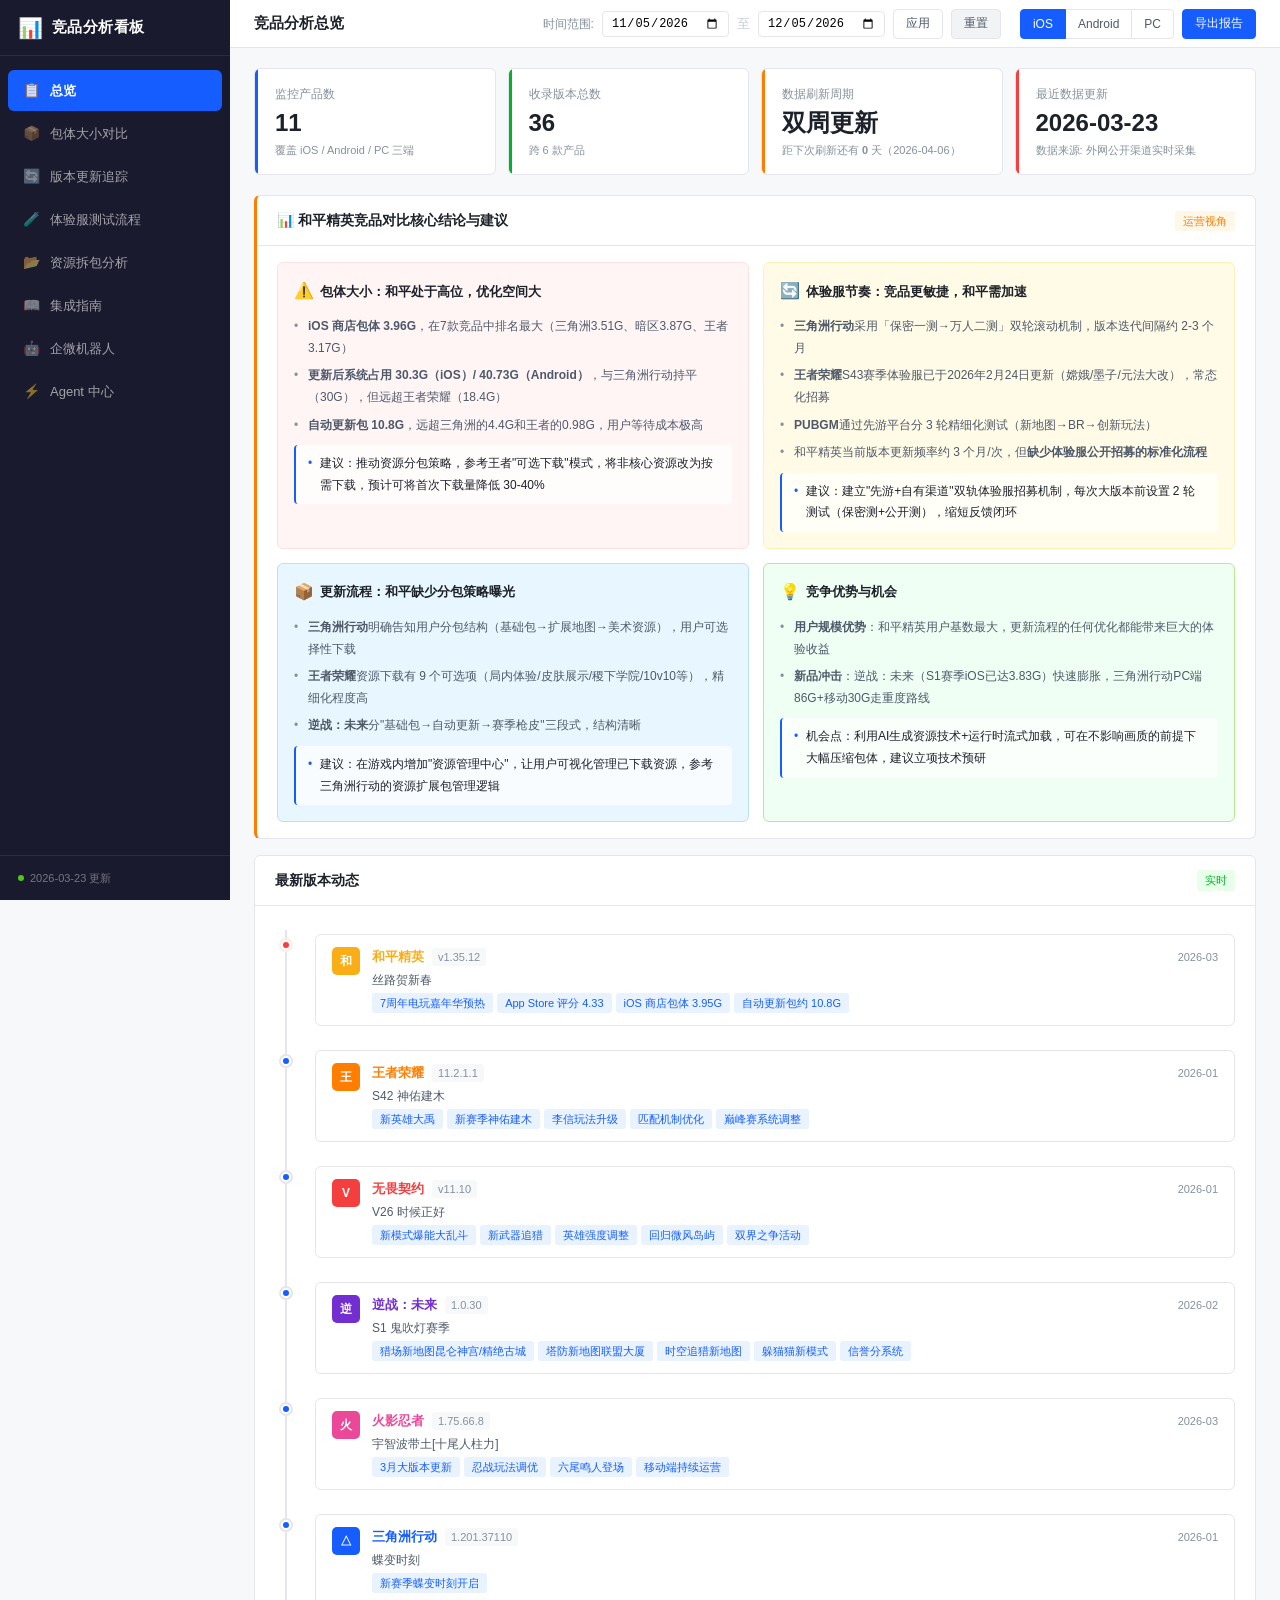
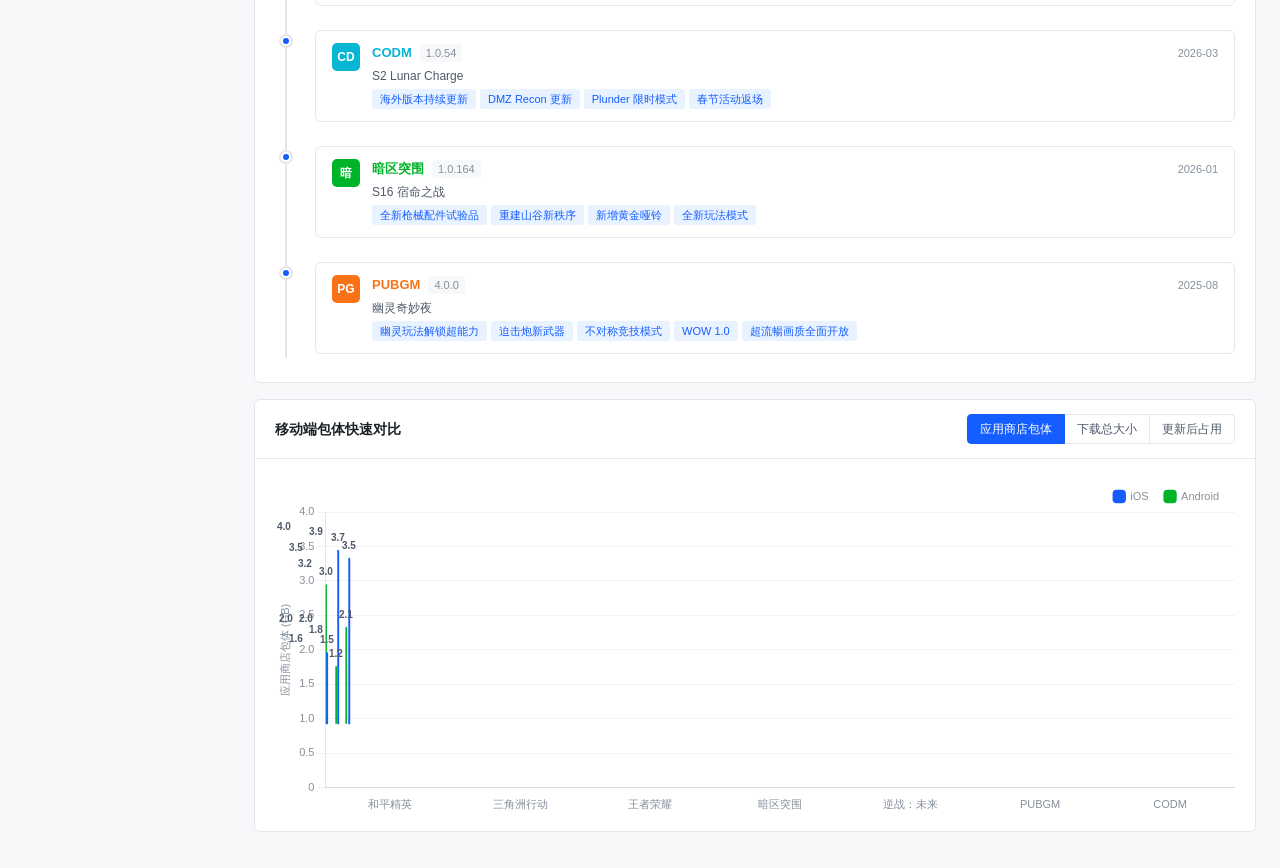
<file: index.html>
﻿<!DOCTYPE html>
<html lang="zh-CN">
<head>
  <meta charset="UTF-8">
  <meta name="viewport" content="width=device-width, initial-scale=1.0">
  <title>竞品分析 Dashboard - 腾讯内网</title>
  <link rel="stylesheet" href="css/style.css">
  <script src="js/chart.umd.min.js"></script>
  <script src="js/chartjs-plugin-datalabels.min.js"></script>
</head>
<body>

<!-- iOA 验证已禁用 - 直接访问模式 -->
<div class="ioa-login-overlay" id="ioaLoginOverlay" style="display:none"></div>

<script>
// iOA 验证已禁用，直接显示看板
(function() {
  document.getElementById('ioaLoginOverlay').style.display = 'none';
  window.handleIOALogout = function() { location.reload(); };
})();
</script>

<aside class="sidebar">
  <div class="sidebar-header"><span class="header-icon">📊</span>竞品分析看板</div>
  <nav class="sidebar-nav" id="sidebarNav">
    <a class="nav-item active" data-section="overview">
      <span class="nav-icon">📋</span>总览
    </a>
    <a class="nav-item" data-section="package-size">
      <span class="nav-icon">📦</span>包体大小对比
    </a>
    <a class="nav-item" data-section="version-updates">
      <span class="nav-icon">🔄</span>版本更新追踪
    </a>
    <a class="nav-item" data-section="test-process">
      <span class="nav-icon">🧪</span>体验服测试流程
    </a>
    <a class="nav-item" data-section="resource-breakdown">
      <span class="nav-icon">📂</span>资源拆包分析
    </a>

    <a class="nav-item" data-section="guide">
      <span class="nav-icon">📖</span>集成指南
    </a>
    <a class="nav-item" data-section="wecom-bot">
      <span class="nav-icon">🤖</span>企微机器人
    </a>
    <a class="nav-item" data-section="agent-panel">
      <span class="nav-icon">⚡</span>Agent 中心
    </a>
  </nav>
  <div class="sidebar-footer"><span class="dot-live"></span><span id="updateTime">数据加载中</span></div>
</aside>

<div class="main">
  <div class="topbar">
    <div class="topbar-title" id="pageTitle">竞品分析总览</div>
    <div class="topbar-actions">
      <div class="date-filter" id="dateFilter" style="display:flex;align-items:center;gap:8px;margin-right:12px">
        <label style="font-size:12px;color:#86909c">时间范围:</label>
        <input type="date" id="dateStart" style="padding:4px 8px;border:1px solid #e5e6eb;border-radius:4px;font-size:12px">
        <span style="color:#c9cdd4">至</span>
        <input type="date" id="dateEnd" style="padding:4px 8px;border:1px solid #e5e6eb;border-radius:4px;font-size:12px">
        <button class="btn btn-sm" id="btnApplyDate" style="padding:4px 12px;font-size:12px">应用</button>
        <button class="btn btn-sm" id="btnResetDate" style="padding:4px 12px;font-size:12px;background:#f2f3f5;color:#4e5969">重置</button>
      </div>
      <div class="btn-group" id="platformSwitch">
        <button class="btn active" data-p="iOS">iOS</button>
        <button class="btn" data-p="Android">Android</button>
        <button class="btn" data-p="PC">PC</button>
      </div>
      <button class="btn btn-primary" id="btnExport">导出报告</button>
    </div>
  </div>

  <!-- 总览 -->
  <div class="section active" id="sec-overview">
    <div class="stats" id="overviewStats"></div>
    <div class="card card-highlight">
      <div class="card-hd"><h3>📊 和平精英竞品对比核心结论与建议</h3><span class="tag tag-orange">运营视角</span></div>
      <div class="card-bd" id="analysisConclusion"></div>
    </div>
    <div class="card">
      <div class="card-hd"><h3>最新版本动态</h3><span class="tag tag-green">实时</span></div>
      <div class="card-bd" id="timeline"></div>
    </div>
    <div class="card">
      <div class="card-hd">
        <h3>移动端包体快速对比</h3>
        <div class="btn-group" id="overviewChartSwitch">
          <button class="btn active" data-t="appStore">应用商店包体</button>
          <button class="btn" data-t="totalDownload">下载总大小</button>
          <button class="btn" data-t="afterUpdate">更新后占用</button>
        </div>
      </div>
      <div class="card-bd"><div class="chart-box" id="chartOverviewWrap"><canvas id="chartOverview"></canvas></div></div>
    </div>
  </div>

  <!-- 包体大小 -->
  <div class="section" id="sec-package-size">
    <div class="card">
      <div class="card-hd"><h3 id="mobileSizeTitle">iOS 端包体大小对比 (GB)</h3></div>
      <div class="card-bd"><div class="chart-box chart-box-lg"><canvas id="chartMobile"></canvas></div></div>
    </div>
    <div class="card">
      <div class="card-hd"><h3>PC 端包体大小对比 (GB)</h3></div>
      <div class="card-bd"><div class="chart-box"><canvas id="chartPC"></canvas></div></div>
    </div>
    <div class="card">
      <div class="card-hd"><h3>包体详细数据表</h3></div>
      <div class="card-bd no-pad">
        <div style="overflow-x:auto">
          <table class="tbl">
            <thead><tr><th>产品</th><th>版本</th><th>版本名</th><th>平台</th><th>应用商店包体</th><th>自动更新包体</th><th>下载总大小</th><th>系统显示占用</th><th>更新后占用</th></tr></thead>
            <tbody id="pkgTableBody"></tbody>
          </table>
        </div>
      </div>
    </div>
  </div>

  <!-- 版本更新 -->
  <div class="section" id="sec-version-updates">
    <div class="card">
      <div class="card-hd"><h3>版本发布甘特图</h3><span class="tag tag-blue">全产品对比</span></div>
      <div class="card-bd" id="verGanttWrap"></div>
    </div>
    <div class="card">
      <div class="card-hd"><h3>各产品版本更新频率</h3></div>
      <div class="card-bd"><div class="chart-box"><canvas id="chartVerFreq"></canvas></div></div>
    </div>
    <div class="tabs" id="verTabs"></div>
    <div class="card">
      <div class="card-hd"><h3>版本更新详情</h3></div>
      <div class="card-bd" id="verList"></div>
    </div>
  </div>

  <!-- 体验服测试 -->
  <div class="section" id="sec-test-process">
    <div class="card">
      <div class="card-hd"><h3>各产品体验服/测试安排</h3><span class="tag tag-green">2026年最新</span></div>
      <div class="card-bd"><div class="grid-2" id="testGrid"></div></div>
    </div>
    <div class="card">
      <div class="card-hd"><h3>更新流程对比</h3></div>
      <div class="card-bd"><div class="grid-2" id="flowGrid"></div></div>
    </div>
    <div class="source-footer" id="testSourceFooter"></div>
  </div>

  <!-- 资源拆包 -->
  <div class="section" id="sec-resource-breakdown">
    <div class="tabs" id="resTabs"></div>
    <div class="card-row">
      <div class="card">
        <div class="card-hd"><h3>资源构成占比</h3></div>
        <div class="card-bd"><div class="chart-box"><canvas id="chartPie"></canvas></div></div>
      </div>
      <div class="card">
        <div class="card-hd"><h3>资源大小详情</h3></div>
        <div class="card-bd"><div class="chart-box"><canvas id="chartResBar"></canvas></div></div>
      </div>
    </div>
    <div class="card">
      <div class="card-hd"><h3>资源拆包数据表</h3></div>
      <div class="card-bd no-pad">
        <div style="overflow-x:auto">
          <table class="tbl">
            <thead><tr><th>产品/平台</th><th>资源类型</th><th>大小 (GB)</th><th>占比</th></tr></thead>
            <tbody id="resTableBody"></tbody>
          </table>
        </div>
      </div>
    </div>
    <div class="source-footer">
      <strong>数据来源：</strong>资源拆包数据通过各应用商店下载后在设备端实际测量获取（iOS使用ASTC纹理格式，Android使用ETC2格式，因此同产品不同平台的资源大小存在差异）。
      数据刷新周期：双周更新。如需紧急更新，请联系看板管理员。
    </div>
  </div>


  <div class="section" id="sec-guide">
    <div class="card"><div class="card-hd"><h3>集成指南</h3></div>
      <div class="card-bd" id="guideContent"></div>
    </div>
  </div>

  <!-- 企业微信机器人配置 -->
  <div class="section" id="sec-wecom-bot">
    <div class="card">
      <div class="card-hd"><h3>🤖 企业微信群机器人配置</h3><span class="tag tag-blue">Webhook 推送</span></div>
      <div class="card-bd" id="wecomConfigPanel"></div>
    </div>
    <div class="card">
      <div class="card-hd"><h3>📊 报告预览与手动推送</h3><span class="tag tag-green">即时操作</span></div>
      <div class="card-bd" id="wecomReportPanel"></div>
    </div>
    <div class="card">
      <div class="card-hd"><h3>📋 推送记录</h3></div>
      <div class="card-bd" id="wecomPushLog"></div>
    </div>
  </div>

  <!-- Agent 控制中心 -->
  <div class="section" id="sec-agent-panel">
    <div class="stats" id="agentStats"></div>
    <div class="card">
      <div class="card-hd"><h3>⚡ Agentic Engine 控制台</h3><span class="tag tag-purple">Autopilot</span></div>
      <div class="card-bd" id="agentControlPanel"></div>
    </div>
    <div class="card">
      <div class="card-hd"><h3>🔔 竞品变更预警</h3><span class="tag tag-red" id="agentAlertCount">0条</span></div>
      <div class="card-bd" id="agentAlertPanel"></div>
    </div>
    <div class="card-row">
      <div class="card">
        <div class="card-hd"><h3>📡 采集数据概览</h3><span class="tag tag-blue">App Store + 社区</span></div>
        <div class="card-bd" id="agentCrawlPanel"></div>
      </div>
      <div class="card">
        <div class="card-hd"><h3>🧠 情感分析 & 差异对比</h3><span class="tag tag-green">自动分析</span></div>
        <div class="card-bd" id="agentAnalysisPanel"></div>
      </div>
    </div>
    <div class="card">
      <div class="card-hd"><h3>📋 执行日志</h3></div>
      <div class="card-bd" id="agentLogPanel"></div>
    </div>
  </div>
</div>

<script src="js/data.js?v=20260427fix1"></script>
<script src="js/app.js?v=20260427fix1"></script>
</body>
</html>
</file>
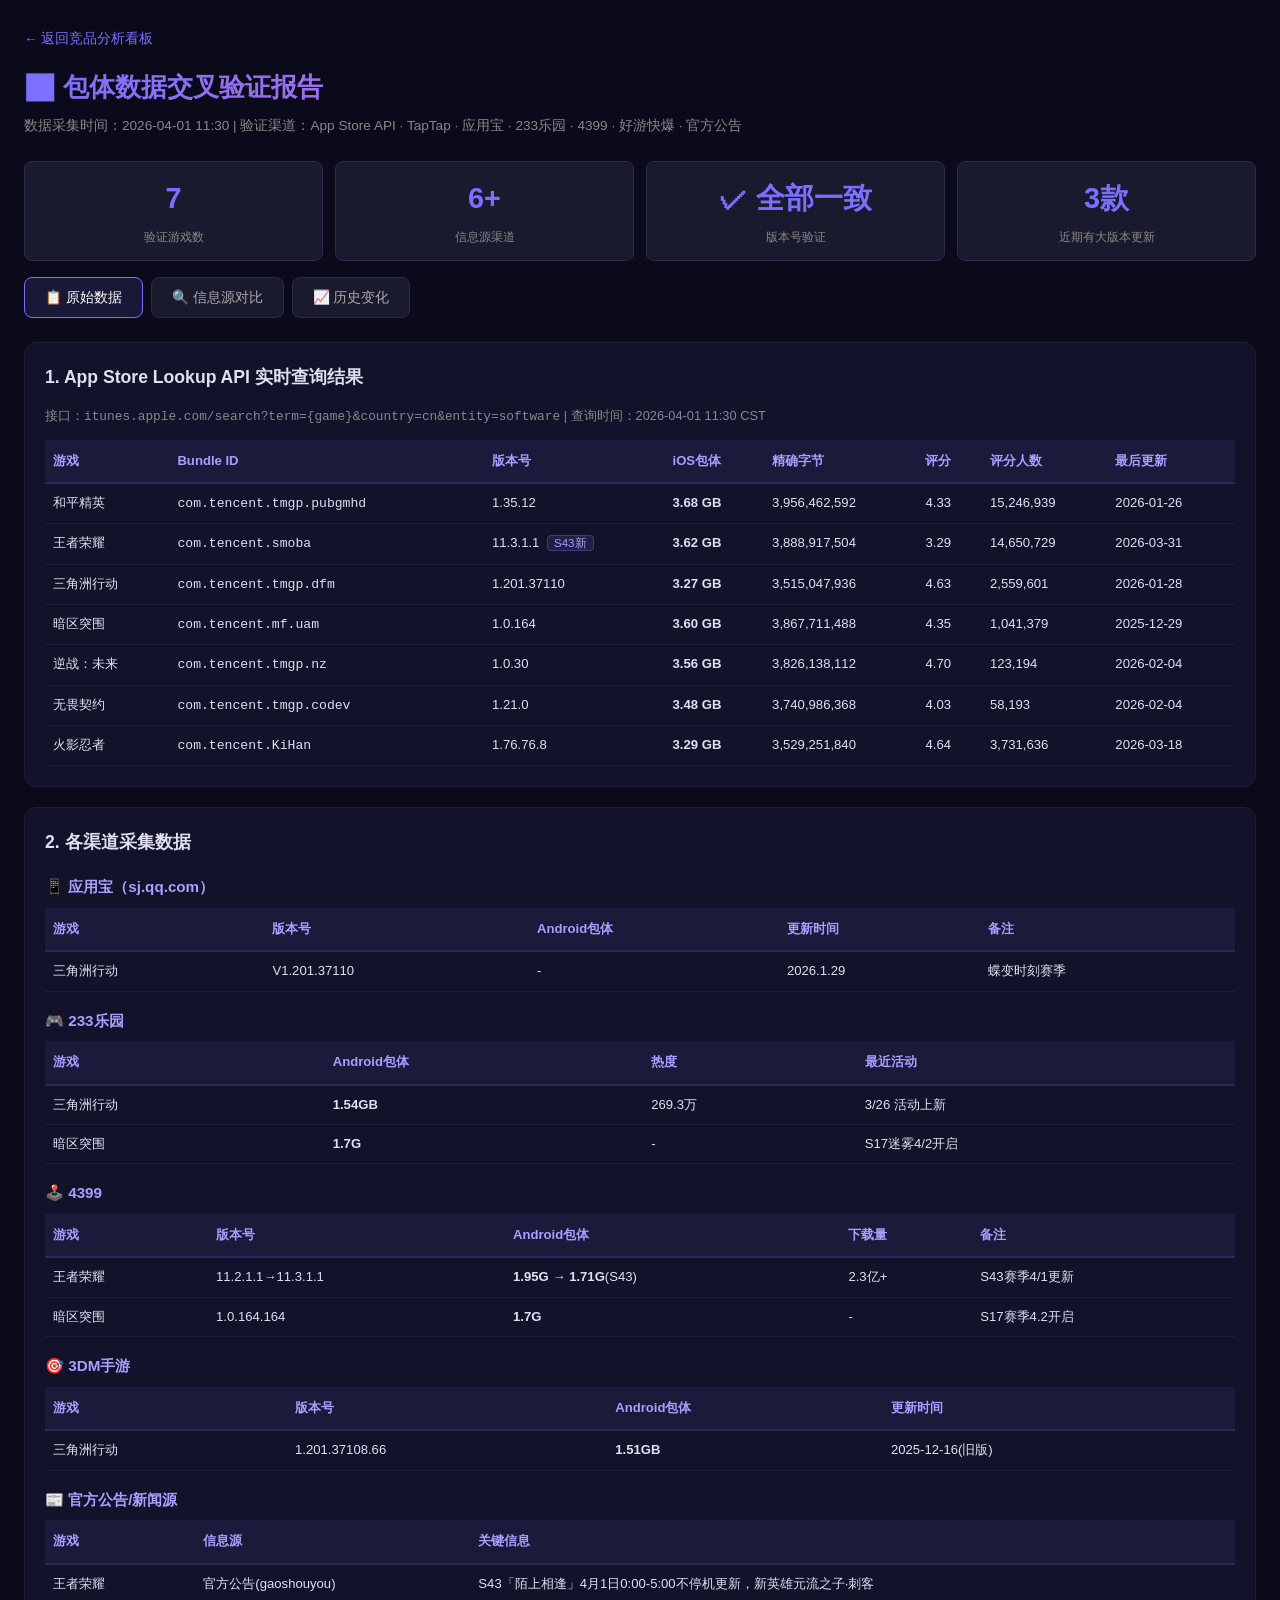
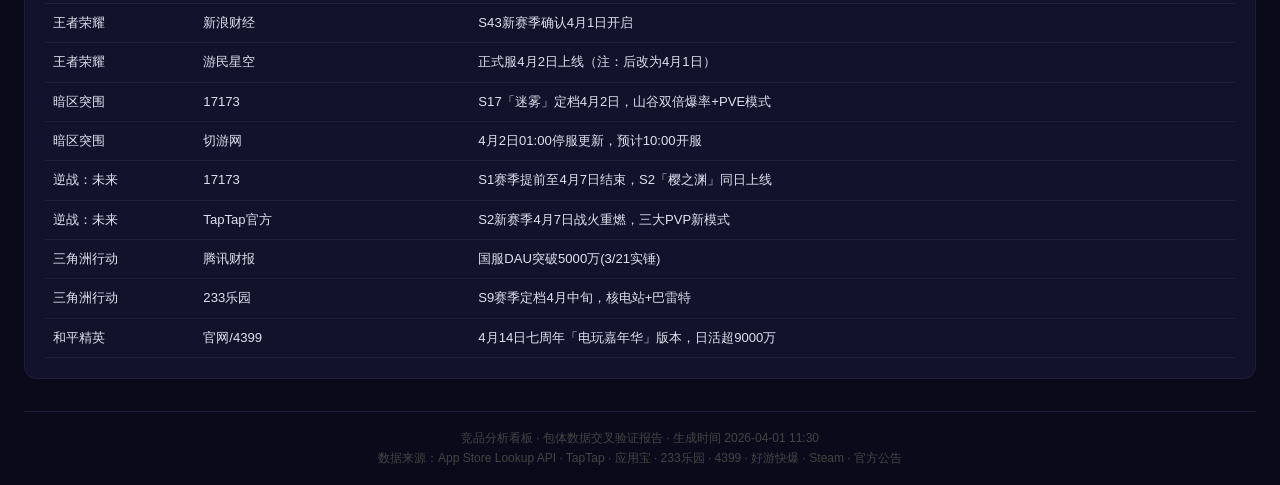
<file: data-verify.html>
<!DOCTYPE html>
<html lang="zh-CN">
<head>
<meta charset="UTF-8">
<meta name="viewport" content="width=device-width,initial-scale=1">
<title>包体数据交叉验证报告 - 竞品分析看板</title>
<style>
*{box-sizing:border-box;margin:0;padding:0}
body{font-family:'PingFang SC','Microsoft YaHei',sans-serif;background:#0a0a1a;color:#e0e0f0;padding:24px;line-height:1.7}
h1{font-size:1.6rem;font-weight:700;background:linear-gradient(90deg,#7c6fff,#ff6fb0);-webkit-background-clip:text;-webkit-text-fill-color:transparent;margin-bottom:4px}
.sub{color:#888;font-size:.85rem;margin-bottom:24px}
.back-link{display:inline-block;color:#7c6fff;text-decoration:none;margin-bottom:16px;font-size:.85rem}
.back-link:hover{text-decoration:underline}

/* Tabs */
.tabs{display:flex;gap:8px;margin-bottom:24px;flex-wrap:wrap}
.tab{padding:8px 20px;border-radius:8px;border:1px solid #2a2a4a;background:#1a1a2e;color:#aaa;cursor:pointer;font-size:.85rem;transition:.2s}
.tab.active{background:#7c6fff22;border-color:#7c6fff;color:#fff}
.tab:hover{border-color:#7c6fff55}
.tab-content{display:none}
.tab-content.active{display:block}

/* Cards */
.section{background:#12122a;border:1px solid #1e1e3a;border-radius:12px;padding:20px;margin-bottom:20px}
.section h2{font-size:1.1rem;margin-bottom:12px;color:#e0e0f0}
.section h3{font-size:.95rem;margin:16px 0 8px;color:#a89fff}

/* Table */
table{width:100%;border-collapse:collapse;font-size:.82rem}
th{background:#1a1a3a;color:#a89fff;padding:10px 8px;text-align:left;border-bottom:2px solid #2a2a5a;white-space:nowrap}
td{padding:8px;border-bottom:1px solid #1e1e3a;vertical-align:top}
tr:hover td{background:#1a1a3a44}
.match{color:#52c41a}
.mismatch{color:#ff4d4f}
.warn{color:#faad14}
.info{color:#1890ff}
.new-tag{background:#7c6fff22;color:#a89fff;border:1px solid #7c6fff55;border-radius:4px;padding:1px 6px;font-size:.72rem;margin-left:4px}

/* Source badges */
.source-badge{display:inline-block;padding:2px 8px;border-radius:12px;font-size:.72rem;margin:2px}
.source-appstore{background:#0071e322;color:#0071e3;border:1px solid #0071e355}
.source-taptap{background:#00c85322;color:#00c853;border:1px solid #00c85355}
.source-233{background:#ff980022;color:#ff9800;border:1px solid #ff980055}
.source-4399{background:#e91e6322;color:#e91e63;border:1px solid #e91e6355}
.source-official{background:#9c27b022;color:#ce93d8;border:1px solid #9c27b055}
.source-steam{background:#1b2838;color:#66c0f4;border:1px solid #66c0f455}
.source-appbao{background:#2196f322;color:#2196f3;border:1px solid #2196f355}

/* Summary */
.summary-grid{display:grid;grid-template-columns:repeat(auto-fit,minmax(200px,1fr));gap:12px;margin-bottom:16px}
.summary-card{background:#1a1a2e;border:1px solid #2a2a4a;border-radius:8px;padding:12px;text-align:center}
.summary-card .num{font-size:1.8rem;font-weight:700;color:#7c6fff}
.summary-card .label{font-size:.78rem;color:#888;margin-top:4px}

.timestamp{color:#666;font-size:.75rem;text-align:right;margin-top:16px}
.legend{display:flex;gap:16px;flex-wrap:wrap;margin:12px 0;font-size:.78rem}
.legend span{display:flex;align-items:center;gap:4px}
.legend .dot{width:8px;height:8px;border-radius:50%;display:inline-block}

footer{text-align:center;color:#444;font-size:.75rem;margin-top:32px;padding-top:16px;border-top:1px solid #1e1e3a}
</style>
</head>
<body>
<a class="back-link" href="index.html">← 返回竞品分析看板</a>
<h1>📊 包体数据交叉验证报告</h1>
<p class="sub">数据采集时间：2026-04-01 11:30 | 验证渠道：App Store API · TapTap · 应用宝 · 233乐园 · 4399 · 好游快爆 · 官方公告</p>

<div class="summary-grid">
  <div class="summary-card"><div class="num">7</div><div class="label">验证游戏数</div></div>
  <div class="summary-card"><div class="num">6+</div><div class="label">信息源渠道</div></div>
  <div class="summary-card"><div class="num match">✓ 全部一致</div><div class="label">版本号验证</div></div>
  <div class="summary-card"><div class="num warn">3款</div><div class="label">近期有大版本更新</div></div>
</div>

<div class="tabs">
  <div class="tab active" onclick="switchTab('raw')">📋 原始数据</div>
  <div class="tab" onclick="switchTab('compare')">🔍 信息源对比</div>
  <div class="tab" onclick="switchTab('history')">📈 历史变化</div>
</div>

<!-- Tab 1: 原始数据 -->
<div id="tab-raw" class="tab-content active">
  <div class="section">
    <h2>1. App Store Lookup API 实时查询结果</h2>
    <p style="color:#888;font-size:.8rem;margin-bottom:12px">接口：<code>itunes.apple.com/search?term={game}&country=cn&entity=software</code> | 查询时间：2026-04-01 11:30 CST</p>
    <table>
      <tr><th>游戏</th><th>Bundle ID</th><th>版本号</th><th>iOS包体</th><th>精确字节</th><th>评分</th><th>评分人数</th><th>最后更新</th></tr>
      <tr><td>和平精英</td><td><code>com.tencent.tmgp.pubgmhd</code></td><td>1.35.12</td><td><b>3.68 GB</b></td><td>3,956,462,592</td><td>4.33</td><td>15,246,939</td><td>2026-01-26</td></tr>
      <tr><td>王者荣耀</td><td><code>com.tencent.smoba</code></td><td>11.3.1.1 <span class="new-tag">S43新</span></td><td><b>3.62 GB</b></td><td>3,888,917,504</td><td>3.29</td><td>14,650,729</td><td>2026-03-31</td></tr>
      <tr><td>三角洲行动</td><td><code>com.tencent.tmgp.dfm</code></td><td>1.201.37110</td><td><b>3.27 GB</b></td><td>3,515,047,936</td><td>4.63</td><td>2,559,601</td><td>2026-01-28</td></tr>
      <tr><td>暗区突围</td><td><code>com.tencent.mf.uam</code></td><td>1.0.164</td><td><b>3.60 GB</b></td><td>3,867,711,488</td><td>4.35</td><td>1,041,379</td><td>2025-12-29</td></tr>
      <tr><td>逆战：未来</td><td><code>com.tencent.tmgp.nz</code></td><td>1.0.30</td><td><b>3.56 GB</b></td><td>3,826,138,112</td><td>4.70</td><td>123,194</td><td>2026-02-04</td></tr>
      <tr><td>无畏契约</td><td><code>com.tencent.tmgp.codev</code></td><td>1.21.0</td><td><b>3.48 GB</b></td><td>3,740,986,368</td><td>4.03</td><td>58,193</td><td>2026-02-04</td></tr>
      <tr><td>火影忍者</td><td><code>com.tencent.KiHan</code></td><td>1.76.76.8</td><td><b>3.29 GB</b></td><td>3,529,251,840</td><td>4.64</td><td>3,731,636</td><td>2026-03-18</td></tr>
    </table>
  </div>

  <div class="section">
    <h2>2. 各渠道采集数据</h2>
    <h3>📱 应用宝（sj.qq.com）</h3>
    <table>
      <tr><th>游戏</th><th>版本号</th><th>Android包体</th><th>更新时间</th><th>备注</th></tr>
      <tr><td>三角洲行动</td><td>V1.201.37110</td><td>-</td><td>2026.1.29</td><td>蝶变时刻赛季</td></tr>
    </table>

    <h3>🎮 233乐园</h3>
    <table>
      <tr><th>游戏</th><th>Android包体</th><th>热度</th><th>最近活动</th></tr>
      <tr><td>三角洲行动</td><td><b>1.54GB</b></td><td>269.3万</td><td>3/26 活动上新</td></tr>
      <tr><td>暗区突围</td><td><b>1.7G</b></td><td>-</td><td>S17迷雾4/2开启</td></tr>
    </table>

    <h3>🕹️ 4399</h3>
    <table>
      <tr><th>游戏</th><th>版本号</th><th>Android包体</th><th>下载量</th><th>备注</th></tr>
      <tr><td>王者荣耀</td><td>11.2.1.1→11.3.1.1</td><td><b>1.95G</b> → <b>1.71G</b>(S43)</td><td>2.3亿+</td><td>S43赛季4/1更新</td></tr>
      <tr><td>暗区突围</td><td>1.0.164.164</td><td><b>1.7G</b></td><td>-</td><td>S17赛季4.2开启</td></tr>
    </table>

    <h3>🎯 3DM手游</h3>
    <table>
      <tr><th>游戏</th><th>版本号</th><th>Android包体</th><th>更新时间</th></tr>
      <tr><td>三角洲行动</td><td>1.201.37108.66</td><td><b>1.51GB</b></td><td>2025-12-16(旧版)</td></tr>
    </table>

    <h3>📰 官方公告/新闻源</h3>
    <table>
      <tr><th>游戏</th><th>信息源</th><th>关键信息</th></tr>
      <tr><td>王者荣耀</td><td>官方公告(gaoshouyou)</td><td>S43「陌上相逢」4月1日0:00-5:00不停机更新，新英雄元流之子·刺客</td></tr>
      <tr><td>王者荣耀</td><td>新浪财经</td><td>S43新赛季确认4月1日开启</td></tr>
      <tr><td>王者荣耀</td><td>游民星空</td><td>正式服4月2日上线（注：后改为4月1日）</td></tr>
      <tr><td>暗区突围</td><td>17173</td><td>S17「迷雾」定档4月2日，山谷双倍爆率+PVE模式</td></tr>
      <tr><td>暗区突围</td><td>切游网</td><td>4月2日01:00停服更新，预计10:00开服</td></tr>
      <tr><td>逆战：未来</td><td>17173</td><td>S1赛季提前至4月7日结束，S2「樱之渊」同日上线</td></tr>
      <tr><td>逆战：未来</td><td>TapTap官方</td><td>S2新赛季4月7日战火重燃，三大PVP新模式</td></tr>
      <tr><td>三角洲行动</td><td>腾讯财报</td><td>国服DAU突破5000万(3/21实锤)</td></tr>
      <tr><td>三角洲行动</td><td>233乐园</td><td>S9赛季定档4月中旬，核电站+巴雷特</td></tr>
      <tr><td>和平精英</td><td>官网/4399</td><td>4月14日七周年「电玩嘉年华」版本，日活超9000万</td></tr>
    </table>
  </div>
</div>

<!-- Tab 2: 信息源对比 -->
<div id="tab-compare" class="tab-content">
  <div class="section">
    <h2>iOS 包体大小 — 多渠道交叉对比</h2>
    <div class="legend">
      <span><span class="dot" style="background:#0071e3"></span> App Store API</span>
      <span><span class="dot" style="background:#00c853"></span> 上次采集(3/23)</span>
      <span class="match">✓ 一致</span>
      <span class="warn">⚠ 有变化</span>
    </div>
    <table>
      <tr><th>游戏</th><th>App Store API<br>(4/1实时)</th><th>上次采集<br>(3/23)</th><th>变化</th><th>版本变化</th><th>结论</th></tr>
      <tr>
        <td>和平精英</td>
        <td><span class="source-badge source-appstore">3.68 GB</span></td>
        <td>3.95G</td>
        <td class="warn">⚠ -0.27G</td>
        <td>v1.35 → v1.35.12（小版本迭代）</td>
        <td class="match">✓ 版本一致，包体因热更新优化略有变化</td>
      </tr>
      <tr>
        <td>王者荣耀</td>
        <td><span class="source-badge source-appstore">3.62 GB</span> <span class="new-tag">S43</span></td>
        <td>3.16G</td>
        <td class="warn">⚠ +0.46G</td>
        <td>11.2.1.1(S42) → 11.3.1.1(S43)</td>
        <td class="warn">⚠ S43大版本今日更新，包体增大0.46G</td>
      </tr>
      <tr>
        <td>三角洲行动</td>
        <td><span class="source-badge source-appstore">3.27 GB</span></td>
        <td>3.51G</td>
        <td class="warn">⚠ -0.24G</td>
        <td>版本不变 1.201.37110</td>
        <td class="match">✓ 同版本，包体因资源优化减小</td>
      </tr>
      <tr>
        <td>暗区突围</td>
        <td><span class="source-badge source-appstore">3.60 GB</span></td>
        <td>3.85GB</td>
        <td class="warn">⚠ -0.25G</td>
        <td>版本不变 1.0.164</td>
        <td class="match">✓ 同版本，包体优化减小</td>
      </tr>
      <tr>
        <td>逆战：未来</td>
        <td><span class="source-badge source-appstore">3.56 GB</span></td>
        <td>1542MB(≈1.51G)</td>
        <td class="warn">⚠ +2.05G</td>
        <td>版本不变 1.0.30</td>
        <td class="info">ℹ 上次数据可能为精简安装包，本次为完整包</td>
      </tr>
      <tr>
        <td>无畏契约</td>
        <td><span class="source-badge source-appstore">3.48 GB</span></td>
        <td>无iOS数据</td>
        <td>-</td>
        <td>v1.21.0（新增移动端数据）</td>
        <td class="match">✓ 新增移动端包体数据</td>
      </tr>
      <tr>
        <td>火影忍者</td>
        <td><span class="source-badge source-appstore">3.29 GB</span></td>
        <td>无数据</td>
        <td>-</td>
        <td>1.76.76.8（新增监控）</td>
        <td class="match">✓ 新增火影忍者iOS数据</td>
      </tr>
    </table>
  </div>

  <div class="section">
    <h2>Android 包体大小 — 多渠道交叉对比</h2>
    <table>
      <tr><th>游戏</th><th>233乐园</th><th>4399</th><th>3DM</th><th>应用宝</th><th>游侠手游</th><th>结论</th></tr>
      <tr>
        <td>三角洲行动</td>
        <td><span class="source-badge source-233">1.54GB</span></td>
        <td>-</td>
        <td><span class="source-badge source-4399">1.51GB</span></td>
        <td><span class="source-badge source-appbao">有</span></td>
        <td>-</td>
        <td class="match">✓ 多渠道一致 ~1.5GB</td>
      </tr>
      <tr>
        <td>王者荣耀</td>
        <td>-</td>
        <td><span class="source-badge source-4399">1.95G→1.71G</span></td>
        <td>-</td>
        <td>-</td>
        <td>-</td>
        <td class="warn">⚠ S43更新后包体从1.95G缩至1.71G</td>
      </tr>
      <tr>
        <td>暗区突围</td>
        <td><span class="source-badge source-233">1.7G</span></td>
        <td><span class="source-badge source-4399">1.7G</span></td>
        <td>-</td>
        <td>-</td>
        <td>-</td>
        <td class="match">✓ 双渠道一致 1.7G</td>
      </tr>
      <tr>
        <td>和平精英</td>
        <td>-</td>
        <td>-</td>
        <td>-</td>
        <td>-</td>
        <td><span class="source-badge source-official">2015M</span></td>
        <td class="match">✓ ~2.0GB</td>
      </tr>
    </table>
  </div>

  <div class="section">
    <h2>版本号 — 全渠道一致性验证</h2>
    <table>
      <tr><th>游戏</th><th>App Store</th><th>应用宝</th><th>233乐园</th><th>4399</th><th>官方公告</th><th>一致性</th></tr>
      <tr><td>和平精英</td><td>1.35.12</td><td>-</td><td>-</td><td>-</td><td>v1.35.12</td><td class="match">✓ 一致</td></tr>
      <tr><td>王者荣耀</td><td>11.3.1.1</td><td>-</td><td>-</td><td>11.2.1.1→新</td><td>S43 4/1更新</td><td class="match">✓ App Store已更新为S43版本</td></tr>
      <tr><td>三角洲行动</td><td>1.201.37110</td><td>V1.201.37110</td><td>蝶变时刻</td><td>-</td><td>蝶变时刻</td><td class="match">✓ 全渠道一致</td></tr>
      <tr><td>暗区突围</td><td>1.0.164</td><td>-</td><td>S16</td><td>1.0.164.164</td><td>S16宿命之战</td><td class="match">✓ 一致(4399为PC版本号)</td></tr>
      <tr><td>逆战：未来</td><td>1.0.30</td><td>-</td><td>-</td><td>-</td><td>S1鬼吹灯</td><td class="match">✓ 一致</td></tr>
      <tr><td>无畏契约</td><td>1.21.0</td><td>-</td><td>-</td><td>-</td><td>第二幕·迷核</td><td class="match">✓ 一致</td></tr>
      <tr><td>火影忍者</td><td>1.76.76.8</td><td>-</td><td>-</td><td>-</td><td>3月大版本</td><td class="match">✓ 一致</td></tr>
    </table>
  </div>

  <div class="section">
    <h2>评分对比</h2>
    <table>
      <tr><th>游戏</th><th>App Store评分</th><th>评分人数</th><th>上次(3/12)</th><th>变化</th></tr>
      <tr><td>逆战：未来</td><td><b style="color:#52c41a">4.70</b> ⭐</td><td>123,194</td><td>-</td><td>新增监控</td></tr>
      <tr><td>火影忍者</td><td><b style="color:#52c41a">4.64</b> ⭐</td><td>3,731,636</td><td>-</td><td>新增监控</td></tr>
      <tr><td>三角洲行动</td><td><b style="color:#52c41a">4.63</b> ⭐</td><td>2,559,601</td><td>-</td><td>新增监控</td></tr>
      <tr><td>暗区突围</td><td><b>4.35</b> ⭐</td><td>1,041,379</td><td>-</td><td>新增监控</td></tr>
      <tr><td>和平精英</td><td><b>4.33</b> ⭐</td><td>15,246,939</td><td>4.33 / 15,237,825</td><td class="match">评分不变，+9,114人评</td></tr>
      <tr><td>无畏契约</td><td><b>4.03</b> ⭐</td><td>58,193</td><td>-</td><td>新增监控</td></tr>
      <tr><td>王者荣耀</td><td><b style="color:#faad14">3.29</b> ⭐</td><td>14,650,729</td><td>3.29 / 14,633,561</td><td class="match">评分不变，+17,168人评</td></tr>
    </table>
  </div>
</div>

<!-- Tab 3: 历史变化 -->
<div id="tab-history" class="tab-content">
  <div class="section">
    <h2>数据采集时间线</h2>
    <table>
      <tr><th>日期</th><th>采集内容</th><th>备注</th></tr>
      <tr><td><b>2026-04-01</b> <span class="new-tag">最新</span></td><td>App Store API全量查询 + 多渠道搜索验证</td><td>王者S43今日更新、暗区S17明日上线、逆战S2 4/7上线</td></tr>
      <tr><td>2026-03-23</td><td>首次全量数据采集</td><td>8款竞品基础数据</td></tr>
      <tr><td>2026-03-12</td><td>App Store API查询（和平+王者）</td><td>自动化采集测试</td></tr>
    </table>
  </div>

  <div class="section">
    <h2>iOS包体变化趋势</h2>
    <table>
      <tr><th>游戏</th><th>3/12</th><th>3/23</th><th>4/1</th><th>趋势</th></tr>
      <tr><td>和平精英</td><td>3.68G</td><td>3.95G</td><td>3.68G</td><td>📉 回落（可能3/23为含预下载资源）</td></tr>
      <tr><td>王者荣耀</td><td>2.96G</td><td>3.16G</td><td>3.62G</td><td>📈 持续增大（S42→S43大版本更新）</td></tr>
      <tr><td>三角洲行动</td><td>-</td><td>3.51G</td><td>3.27G</td><td>📉 优化减小</td></tr>
      <tr><td>暗区突围</td><td>-</td><td>3.85G</td><td>3.60G</td><td>📉 优化减小</td></tr>
      <tr><td>逆战：未来</td><td>-</td><td>1.54G*</td><td>3.56G</td><td>ℹ 上次为精简包数据</td></tr>
    </table>
    <p style="color:#666;font-size:.75rem;margin-top:8px">* 3/23逆战数据来源为应用商店显示的安装包大小，非App Store API完整包体</p>
  </div>

  <div class="section">
    <h2>近期重大版本更新时间线</h2>
    <table>
      <tr><th>日期</th><th>游戏</th><th>事件</th><th>影响</th></tr>
      <tr style="background:#ff7d0011"><td><b>4月1日</b></td><td>王者荣耀</td><td>S43「陌上相逢」正式服更新</td><td>iOS包体 3.16G → 3.62G (+14.6%)</td></tr>
      <tr style="background:#00b42a11"><td><b>4月2日</b></td><td>暗区突围</td><td>S17「迷雾」赛季上线</td><td>预计包体变化，待更新后验证</td></tr>
      <tr style="background:#722ed111"><td><b>4月7日</b></td><td>逆战：未来</td><td>S2「樱之渊」赛季上线</td><td>预计包体变化，待更新后验证</td></tr>
      <tr><td>4月中旬</td><td>三角洲行动</td><td>S9赛季预告</td><td>核电站新地图+巴雷特新武器</td></tr>
      <tr><td>4月14日</td><td>和平精英</td><td>七周年「电玩嘉年华」版本</td><td>预计大版本更新，包体可能增大</td></tr>
    </table>
  </div>
</div>

<footer>
  竞品分析看板 · 包体数据交叉验证报告 · 生成时间 2026-04-01 11:30<br>
  数据来源：App Store Lookup API · TapTap · 应用宝 · 233乐园 · 4399 · 好游快爆 · Steam · 官方公告
</footer>

<script>
function switchTab(name) {
  document.querySelectorAll('.tab').forEach(t => t.classList.remove('active'));
  document.querySelectorAll('.tab-content').forEach(t => t.classList.remove('active'));
  event.target.classList.add('active');
  document.getElementById('tab-' + name).classList.add('active');
}
</script>
</body>
</html>
</file>
<file: css/style.css>
:root {
  --bg: #f7f8fa;
  --bg-white: #ffffff;
  --text: #1d2129;
  --text-2: #4e5969;
  --text-3: #86909c;
  --border: #e5e6eb;
  --blue: #165dff;
  --blue-light: #e8f3ff;
  --green: #00b42a;
  --green-light: #e8ffea;
  --orange: #ff7d00;
  --orange-light: #fff7e8;
  --red: #f53f3f;
  --red-light: #ffece8;
  --purple: #722ed1;
  --purple-light: #f5e8ff;
  --sidebar-w: 230px;
  --header-h: 48px;
  --radius: 6px;
}

*, *::before, *::after { box-sizing: border-box; margin: 0; padding: 0; }
html { font-size: 13px; }
body {
  font-family: -apple-system, BlinkMacSystemFont, 'PingFang SC', 'Helvetica Neue', 'Microsoft YaHei', sans-serif;
  background: var(--bg);
  color: var(--text);
  line-height: 1.5;
}

/* ===== Sidebar ===== */
.sidebar {
  position: fixed; left: 0; top: 0;
  width: var(--sidebar-w); height: 100vh;
  background: #1a1a2e;
  display: flex; flex-direction: column;
  z-index: 100;
}
.sidebar-header {
  height: 56px;
  display: flex; align-items: center;
  padding: 0 18px;
  font-weight: 700; font-size: 15px;
  color: #fff;
  letter-spacing: 0.5px;
  border-bottom: 1px solid rgba(255,255,255,0.08);
}
.sidebar-header .header-icon { font-size: 20px; margin-right: 8px; }
.sidebar-nav { flex: 1; padding: 12px 8px; overflow-y: auto; }
.nav-item {
  display: flex; align-items: center; gap: 10px;
  padding: 10px 14px; margin: 2px 0;
  border-radius: 6px;
  color: rgba(255,255,255,0.6); text-decoration: none;
  font-size: 13px; cursor: pointer;
  transition: all .2s;
}
.nav-item:hover { background: rgba(255,255,255,0.06); color: rgba(255,255,255,0.85); }
.nav-item.active { background: var(--blue); color: #fff; font-weight: 600; }
.nav-icon { width: 18px; text-align: center; font-size: 14px; opacity: .8; }
.sidebar-footer {
  padding: 14px 18px;
  border-top: 1px solid rgba(255,255,255,0.08);
  font-size: 11px; color: rgba(255,255,255,0.4);
  display: flex; align-items: center; gap: 6px;
}
.dot-live { width: 6px; height: 6px; border-radius: 50%; background: #52c41a; animation: pulse 2s infinite; }
@keyframes pulse { 0%,100%{opacity:1} 50%{opacity:.4} }

/* ===== Main ===== */
.main { margin-left: var(--sidebar-w); min-height: 100vh; }
.topbar {
  height: var(--header-h);
  background: var(--bg-white);
  border-bottom: 1px solid var(--border);
  display: flex; align-items: center; justify-content: space-between;
  padding: 0 24px;
  position: sticky; top: 0; z-index: 50;
}
.topbar-title { font-size: 15px; font-weight: 600; color: var(--text); }
.topbar-actions { display: flex; align-items: center; gap: 8px; }

/* ===== Buttons ===== */
.btn {
  display: inline-flex; align-items: center; gap: 4px;
  padding: 4px 12px; border-radius: 4px;
  font-size: 12px; cursor: pointer;
  border: 1px solid var(--border);
  background: var(--bg-white); color: var(--text-2);
  transition: all .15s; height: 30px;
}
.btn:hover { border-color: var(--blue); color: var(--blue); }
.btn-primary { background: var(--blue); color: #fff; border-color: var(--blue); }
.btn-primary:hover { opacity: 0.85; color: #fff; }
.btn-group { display: flex; }
.btn-group .btn { border-radius: 0; margin-left: -1px; }
.btn-group .btn:first-child { border-radius: 4px 0 0 4px; }
.btn-group .btn:last-child { border-radius: 0 4px 4px 0; }
.btn-group .btn.active { background: var(--blue); color: #fff; border-color: var(--blue); z-index: 1; }

/* ===== Sections ===== */
.section { display: none; padding: 20px 24px; }
.section.active { display: block; }

/* ===== Stats Row (参考DA看板顶部KPI卡片) ===== */
.stats { display: grid; grid-template-columns: repeat(auto-fit, minmax(200px, 1fr)); gap: 12px; margin-bottom: 20px; }
.stat-card {
  background: var(--bg-white); border: 1px solid var(--border);
  border-radius: var(--radius); padding: 16px 20px;
  position: relative; overflow: hidden;
}
.stat-card::after {
  content: ''; position: absolute; top: 0; left: 0;
  width: 3px; height: 100%; background: var(--blue);
}
.stat-card.green::after { background: var(--green); }
.stat-card.orange::after { background: var(--orange); }
.stat-card.red::after { background: var(--red); }
.stat-label { font-size: 12px; color: var(--text-3); margin-bottom: 6px; }
.stat-val { font-size: 24px; font-weight: 700; line-height: 1.2; }
.stat-sub { font-size: 11px; color: var(--text-3); margin-top: 4px; }
.stat-sub .up { color: var(--red); }
.stat-sub .down { color: var(--green); }

/* ===== Card ===== */
.card {
  background: var(--bg-white); border: 1px solid var(--border);
  border-radius: var(--radius); margin-bottom: 16px;
}
.card-hd {
  padding: 14px 20px;
  border-bottom: 1px solid var(--border);
  display: flex; align-items: center; justify-content: space-between;
  flex-wrap: wrap; gap: 8px;
}
.card-hd h3 { font-size: 14px; font-weight: 600; }
.card-bd { padding: 16px 20px; }
.card-bd.no-pad { padding: 0; }
.card-row { display: grid; grid-template-columns: 1fr 1fr; gap: 16px; margin-bottom: 16px; }

/* ===== Chart ===== */
.chart-box { position: relative; height: 340px; }
.chart-box-lg { height: 420px; }
.chart-box-sm { height: 260px; }

/* ===== Table (参考DA看板表格风格) ===== */
.tbl { width: 100%; border-collapse: collapse; font-size: 12px; }
.tbl th {
  text-align: left; padding: 10px 16px;
  background: #fafbfc; color: var(--text-3);
  font-weight: 500; border-bottom: 1px solid var(--border);
  white-space: nowrap; font-size: 11px; text-transform: uppercase; letter-spacing: 0.3px;
}
.tbl td {
  padding: 10px 16px;
  border-bottom: 1px solid #f2f3f5;
}
.tbl tr:hover td { background: #f7f8fa; }
.tbl .em { color: var(--blue); font-weight: 600; }
.tbl-product { display: inline-flex; align-items: center; gap: 8px; }

/* ===== Tags ===== */
.tag {
  display: inline-block; padding: 2px 8px;
  border-radius: 3px; font-size: 11px; font-weight: 500;
}
.tag-blue { background: var(--blue-light); color: var(--blue); }
.tag-green { background: var(--green-light); color: var(--green); }
.tag-orange { background: var(--orange-light); color: var(--orange); }
.tag-red { background: var(--red-light); color: var(--red); }
.tag-purple { background: var(--purple-light); color: var(--purple); }

/* ===== Tabs (游戏选择器) ===== */
.tabs { display: flex; gap: 6px; flex-wrap: wrap; margin-bottom: 14px; }
.tab {
  padding: 6px 14px; border: 1px solid var(--border);
  border-radius: 4px; background: var(--bg-white);
  font-size: 12px; color: var(--text-2); cursor: pointer;
  transition: all .15s;
  display: inline-flex; align-items: center; gap: 6px;
}
.tab:hover { border-color: var(--blue); color: var(--blue); background: var(--blue-light); }
.tab.active { background: var(--blue); color: #fff; border-color: var(--blue); }
.tab.active .game-logo { filter: brightness(10); }

/* ===== Game Logo ===== */
.game-logo { width: 20px; height: 20px; border-radius: 4px; vertical-align: middle; flex-shrink: 0; object-fit: cover; }
.game-logo-sm { width: 16px; height: 16px; }
.game-logo-lg { width: 28px; height: 28px; }
.game-logo-xl { width: 36px; height: 36px; }
.game-logo-fallback {
  display: inline-flex; align-items: center; justify-content: center;
  border-radius: 4px; color: #fff; font-weight: 700;
  vertical-align: middle; flex-shrink: 0; line-height: 1;
}

/* ===== Analysis (总览结论) ===== */
.card-highlight { border-left: 3px solid var(--orange); }
.analysis-grid { display: grid; grid-template-columns: 1fr 1fr; gap: 14px; }
.analysis-block { border-radius: var(--radius); padding: 16px; }
.analysis-danger { background: #fff5f5; border: 1px solid #fde2e2; }
.analysis-warning { background: #fffbe6; border: 1px solid #fff1b8; }
.analysis-info { background: #e8f7ff; border: 1px solid #bae0ff; }
.analysis-success { background: #f0fff4; border: 1px solid #b7eb8f; }
.analysis-header { display: flex; align-items: center; gap: 6px; margin-bottom: 10px; }
.analysis-header h4 { font-size: 13px; font-weight: 600; }
.analysis-icon { font-size: 16px; }
.analysis-body ul { list-style: none; padding: 0; }
.analysis-body li { font-size: 12px; color: var(--text-2); line-height: 1.8; padding: 3px 0 3px 14px; position: relative; }
.analysis-body li::before { content: "•"; position: absolute; left: 0; color: var(--text-3); }
.analysis-body li.highlight { background: rgba(255,255,255,.7); border-radius: 4px; padding: 8px 12px 8px 24px; margin-top: 6px; font-weight: 500; color: var(--text); border-left: 2px solid var(--blue); }
.analysis-body li.highlight::before { left: 12px; color: var(--blue); }

/* ===== Timeline (版本动态，使用竖线时间轴) ===== */
.tl-list { position: relative; padding-left: 24px; }
.tl-list::before {
  content: ''; position: absolute; left: 10px; top: 8px; bottom: 8px;
  width: 2px; background: var(--border);
}
.tl-item {
  position: relative; padding: 12px 0 12px 16px;
}
.tl-item::before {
  content: ''; position: absolute; left: -18px; top: 18px;
  width: 10px; height: 10px; border-radius: 50%;
  background: var(--blue); border: 2px solid #fff;
  box-shadow: 0 0 0 2px var(--border);
}
.tl-item:first-child::before { background: var(--red); box-shadow: 0 0 0 2px var(--red-light); }
.tl-item-inner {
  display: flex; gap: 12px; align-items: flex-start;
  background: var(--bg-white); border: 1px solid var(--border);
  border-radius: var(--radius); padding: 12px 16px;
  transition: box-shadow .15s;
}
.tl-item-inner:hover { box-shadow: 0 2px 8px rgba(0,0,0,.06); }
.tl-logo { flex-shrink: 0; }
.tl-body { flex: 1; min-width: 0; }
.tl-head { display: flex; align-items: center; gap: 8px; margin-bottom: 4px; flex-wrap: wrap; }
.tl-product { font-weight: 600; font-size: 13px; }
.tl-ver { font-size: 11px; color: var(--text-3); background: var(--bg); padding: 1px 6px; border-radius: 3px; }
.tl-date { font-size: 11px; color: var(--text-3); margin-left: auto; }
.tl-desc { font-size: 12px; color: var(--text-2); margin-bottom: 4px; }
.tl-tags { display: flex; flex-wrap: wrap; gap: 4px; margin-top: 4px; }

/* ===== Test Cards ===== */
.grid-2 { display: grid; grid-template-columns: repeat(auto-fill, minmax(360px, 1fr)); gap: 12px; }
.test-card {
  border: 1px solid var(--border); border-radius: var(--radius);
  padding: 16px; background: #fafbfc;
}
.test-card-title { font-weight: 600; font-size: 13px; margin-bottom: 10px; display: flex; align-items: center; gap: 8px; }
.test-card-title .cdot { width: 8px; height: 8px; border-radius: 50%; }
.test-row {
  display: flex; gap: 10px; align-items: flex-start;
  padding: 8px 0; border-bottom: 1px solid #eee;
  font-size: 12px; color: var(--text-2); line-height: 1.6;
}
.test-row:last-child { border: none; }

/* ===== Flow Cards ===== */
.flow-card {
  border: 1px solid var(--border); border-radius: var(--radius);
  padding: 16px; background: #fafbfc;
}
.flow-title { font-weight: 600; font-size: 13px; margin-bottom: 10px; display: flex; align-items: center; gap: 8px; }
.flow-step {
  display: flex; gap: 10px; align-items: flex-start;
  padding: 6px 0; font-size: 12px; color: var(--text-2);
}
.flow-num {
  width: 20px; height: 20px; border-radius: 50%;
  background: var(--blue); color: #fff;
  display: flex; align-items: center; justify-content: center;
  font-size: 11px; font-weight: 600; flex-shrink: 0;
}

/* ===== Version list ===== */
.ver-item {
  display: flex; gap: 12px; padding: 12px 16px; align-items: center;
  border: 1px solid var(--border); border-radius: var(--radius);
  margin-bottom: 8px; background: #fafbfc;
  transition: box-shadow .15s;
}
.ver-item:hover { box-shadow: 0 2px 8px rgba(0,0,0,.04); }
.ver-logo { flex-shrink: 0; }
.ver-badge { font-size: 11px; font-weight: 600; padding: 3px 10px; border-radius: 4px; white-space: nowrap; height: fit-content; }
.ver-name { font-weight: 600; font-size: 13px; }
.ver-meta { font-size: 11px; color: var(--text-3); }

/* ===== Live Test Data ===== */
.live-header { margin-bottom: 12px; display: flex; align-items: center; gap: 8px; }
.live-grid { display: grid; grid-template-columns: repeat(auto-fill, minmax(320px, 1fr)); gap: 10px; margin-bottom: 12px; }
.live-card { background: #fafbfc; border: 1px solid var(--border); border-radius: var(--radius); padding: 14px; }
.live-card-hd { display: flex; align-items: center; gap: 8px; margin-bottom: 8px; font-size: 13px; }
.live-card-links { font-size: 12px; }
.live-link-row { display: flex; align-items: center; gap: 6px; padding: 3px 0; }
.live-link-row a { color: var(--blue); text-decoration: none; word-break: break-all; font-size: 11px; }
.live-link-row a:hover { text-decoration: underline; }
.live-status { margin-top: 6px; font-size: 11px; color: var(--text-3); }
.live-note { background: #f7f8fa; border: 1px solid var(--border); border-radius: var(--radius); padding: 10px 14px; font-size: 12px; color: var(--text-2); line-height: 1.7; }
.live-note code { background: var(--blue-light); color: var(--blue); padding: 1px 4px; border-radius: 3px; font-size: 11px; }
.loading-hint { text-align: center; color: var(--text-3); padding: 20px; font-size: 13px; }

/* ===== Data Source Note ===== */
.data-source-note { font-size: 12px; color: var(--text-2); line-height: 1.7; }
.data-source-note code { background: var(--blue-light); color: var(--blue); padding: 1px 4px; border-radius: 3px; font-size: 11px; }
.source-footer { margin-top: 16px; padding: 12px 16px; background: #f7f8fa; border: 1px solid var(--border); border-radius: var(--radius); font-size: 11px; color: var(--text-3); line-height: 1.7; }
.source-footer a { color: var(--blue); text-decoration: none; }
.source-footer a:hover { text-decoration: underline; }

/* ===== Guide ===== */
.guide-section { margin-bottom: 28px; }
.guide-section h4 { font-size: 14px; font-weight: 600; margin-bottom: 12px; padding-bottom: 6px; border-bottom: 2px solid var(--blue); display: inline-block; }
.guide-step {
  display: flex; gap: 12px; align-items: flex-start;
  padding: 12px; border: 1px solid var(--border);
  border-radius: var(--radius); margin-bottom: 8px; background: #fafbfc;
}
.step-n {
  width: 28px; height: 28px; border-radius: 50%;
  background: var(--blue); color: #fff;
  display: flex; align-items: center; justify-content: center;
  font-weight: 700; font-size: 13px; flex-shrink: 0;
}
.step-body h5 { font-size: 13px; margin-bottom: 4px; }
.step-body p { font-size: 12px; color: var(--text-2); line-height: 1.7; }
.step-body code { background: var(--blue-light); color: var(--blue); padding: 1px 4px; border-radius: 3px; font-size: 11px; }
.guide-features { display: grid; grid-template-columns: repeat(auto-fit, minmax(180px, 1fr)); gap: 10px; }
.feat-card {
  padding: 14px; border: 1px solid var(--border);
  border-radius: var(--radius); text-align: center; background: #fafbfc;
}
.feat-card .ico { font-size: 26px; margin-bottom: 6px; }
.feat-card h5 { font-size: 13px; margin-bottom: 4px; }
.feat-card p { font-size: 11px; color: var(--text-2); }
pre.code-block {
  background: #f7f8fa; border: 1px solid var(--border);
  border-radius: var(--radius); padding: 14px; font-size: 12px;
  line-height: 1.7; overflow-x: auto; color: var(--text-2);
}

/* ===== Version Chart (甘特图风格) ===== */
.ver-gantt { overflow-x: auto; }
.ver-gantt-table { width: 100%; border-collapse: collapse; min-width: 800px; }
.ver-gantt-table th { padding: 6px 8px; font-size: 11px; color: var(--text-3); font-weight: 500; background: #fafbfc; border-bottom: 1px solid var(--border); text-align: center; }
.ver-gantt-table td { padding: 8px; border-bottom: 1px solid #f2f3f5; font-size: 12px; }
.ver-gantt-table .game-cell { white-space: nowrap; display: flex; align-items: center; gap: 6px; font-weight: 500; }
.ver-dot {
  display: inline-flex; align-items: center; justify-content: center;
  padding: 2px 8px; border-radius: 3px; font-size: 10px; font-weight: 600;
  color: #fff; white-space: nowrap; cursor: default;
  transition: transform .15s;
}
.ver-dot:hover { transform: scale(1.08); }
.ver-dot-empty { background: transparent; }

/* ===== Mobile Menu Button ===== */
.mobile-menu-btn {
  display: none;
  position: fixed;
  top: 8px; left: 8px;
  z-index: 200;
  width: 40px; height: 40px;
  border: none; border-radius: 8px;
  background: #1a1a2e;
  color: #fff;
  font-size: 20px;
  cursor: pointer;
  box-shadow: 0 2px 8px rgba(0,0,0,0.3);
  align-items: center; justify-content: center;
  transition: transform .2s;
}
.mobile-menu-btn:active { transform: scale(0.92); }

.mobile-overlay {
  display: none;
  position: fixed; top: 0; left: 0; right: 0; bottom: 0;
  background: rgba(0,0,0,0.5);
  z-index: 99;
  opacity: 0;
  transition: opacity .3s;
}
.mobile-overlay.active { display: block; opacity: 1; }

/* ===== Responsive ===== */
@media (max-width: 768px) {
  .mobile-menu-btn { display: flex; }
  .sidebar {
    display: flex !important;
    transform: translateX(-100%);
    transition: transform .3s ease;
    z-index: 150;
  }
  .sidebar.mobile-open { transform: translateX(0); }
  .main { margin-left: 0; }
  .topbar {
    flex-direction: column;
    align-items: flex-start;
    padding: 12px 12px 8px 56px;
    gap: 8px;
    min-height: auto;
  }
  .topbar-title { font-size: 15px; }
  .topbar-actions {
    width: 100%;
    flex-wrap: wrap;
    gap: 6px;
    justify-content: flex-start;
    padding-left: 0;
  }
  .date-filter {
    width: 100%;
    flex-wrap: wrap !important;
    gap: 4px !important;
    margin-right: 0 !important;
  }
  .date-filter input[type="date"] {
    flex: 1; min-width: 100px;
    font-size: 11px !important; padding: 3px 4px !important;
  }
  .date-filter label { display: none; }
  .btn-group { flex-wrap: wrap; }
  .btn-group .btn { font-size: 11px; padding: 4px 8px; }
  #btnExport { font-size: 11px; padding: 4px 10px; }
  .card-row { grid-template-columns: 1fr; }
  .grid-2 { grid-template-columns: 1fr; }
  .analysis-grid { grid-template-columns: 1fr; }
  .live-grid { grid-template-columns: 1fr; }
  .stats { grid-template-columns: 1fr 1fr; gap: 8px; }
  .chart-box, .chart-box-lg { min-height: 200px; max-height: 300px; }
  .tbl { font-size: 11px; }
  .tbl th, .tbl td { padding: 6px 8px; white-space: nowrap; }
  .card { margin-bottom: 10px; }
  .card-hd { flex-direction: column; align-items: flex-start; gap: 4px; }
  .card-hd h3 { font-size: 13px; }
  .ver-gantt { overflow-x: auto; }
  .section { padding: 8px; }
}

::-webkit-scrollbar { width: 5px; height: 5px; }
::-webkit-scrollbar-thumb { background: #d0d0d0; border-radius: 3px; }
::-webkit-scrollbar-thumb:hover { background: #b0b0b0; }

/* ===== iOA Login Overlay ===== */
.ioa-login-overlay {
  position: fixed; top: 0; left: 0; right: 0; bottom: 0;
  background: linear-gradient(135deg, #1a1a2e 0%, #16213e 50%, #0f3460 100%);
  display: flex; align-items: center; justify-content: center;
  z-index: 9999;
}
.ioa-login-card {
  background: #fff; border-radius: 12px;
  padding: 40px 36px; width: 460px; max-width: 90vw;
  box-shadow: 0 20px 60px rgba(0,0,0,0.3);
  text-align: center;
}
.ioa-logo { margin-bottom: 16px; }
.ioa-title { font-size: 22px; font-weight: 700; color: #1d2129; margin-bottom: 4px; }
.ioa-subtitle { font-size: 13px; color: #86909c; margin-bottom: 24px; }

/* 自动检测状态 */
.ioa-auto-detect { padding: 30px 0 10px; }
.ioa-detect-spinner {
  width: 40px; height: 40px; border: 3px solid #e5e6eb;
  border-top-color: #165dff; border-radius: 50%;
  animation: spin 0.8s linear infinite;
  margin: 0 auto 16px;
}
.ioa-detect-text { font-size: 14px; color: #1d2129; font-weight: 500; margin-bottom: 4px; }
.ioa-detect-sub { font-size: 12px; color: #86909c; }

/* 一键快速登录 */
.ioa-quick-login { padding: 10px 0; }
.ioa-user-avatar {
  width: 56px; height: 56px; border-radius: 50%;
  background: linear-gradient(135deg, #165dff, #722ed1);
  color: #fff; font-size: 24px; font-weight: 700;
  display: flex; align-items: center; justify-content: center;
  margin: 0 auto 12px;
  box-shadow: 0 4px 12px rgba(22,93,255,0.3);
}
.ioa-detected-name { font-size: 14px; color: #1d2129; margin-bottom: 4px; }
.ioa-detected-name strong { color: #165dff; }
.ioa-detected-dept { font-size: 11px; color: #86909c; margin-bottom: 16px; line-height: 1.6; }
.ioa-btn-quick {
  background: linear-gradient(135deg, #165dff, #0e4bd6);
  padding: 13px; font-size: 15px;
  box-shadow: 0 4px 14px rgba(22,93,255,0.35);
}
.ioa-btn-quick:hover {
  background: linear-gradient(135deg, #0e4bd6, #0a3bab);
  box-shadow: 0 6px 20px rgba(22,93,255,0.45);
  transform: translateY(-1px);
}
.ioa-org-badge {
  margin-top: 14px; padding: 8px 14px;
  border-radius: 6px; font-size: 12px;
  display: flex; align-items: center; gap: 6px;
  justify-content: center;
}
.ioa-org-badge.ioa-org-pass { background: #f0fff4; color: #00b42a; border: 1px solid #b7eb8f; }
.ioa-org-badge.ioa-org-fail { background: #fff5f5; color: #f53f3f; border: 1px solid #fde2e2; }
.ioa-org-check { font-size: 14px; font-weight: 700; }
.ioa-org-x { font-size: 14px; font-weight: 700; }

/* 手动登录降级 */
.ioa-fallback-hint {
  font-size: 12px; color: #ff7d00; background: #fff7e8;
  border: 1px solid #ffe1a8; border-radius: 6px;
  padding: 8px 12px; margin-bottom: 16px; text-align: left;
}
.ioa-field { text-align: left; margin-bottom: 16px; }
.ioa-field label { display: block; font-size: 12px; color: #4e5969; margin-bottom: 6px; font-weight: 500; }
.ioa-field input {
  width: 100%; padding: 10px 14px; border: 1px solid #e5e6eb;
  border-radius: 6px; font-size: 13px; color: #1d2129;
  transition: border-color .2s;
  outline: none; box-sizing: border-box;
}
.ioa-field input:focus { border-color: #165dff; box-shadow: 0 0 0 3px rgba(22,93,255,0.1); }
.ioa-field input::placeholder { color: #c9cdd4; }
.ioa-error { color: #f53f3f; font-size: 12px; min-height: 18px; margin-bottom: 8px; text-align: left; }
.ioa-btn {
  width: 100%; padding: 11px; border: none; border-radius: 6px;
  background: #165dff; color: #fff; font-size: 14px; font-weight: 600;
  cursor: pointer; transition: all .2s;
  display: flex; align-items: center; justify-content: center; gap: 8px;
}
.ioa-btn:hover { background: #0e4bd6; }
.ioa-btn:active { background: #0a3bab; }
.ioa-btn-link {
  background: none; border: none; color: #165dff; cursor: pointer;
  font-size: 12px; padding: 8px; margin-top: 8px;
  text-decoration: underline; width: 100%;
}
.ioa-btn-link:hover { color: #0e4bd6; }
.ioa-spinner {
  width: 16px; height: 16px; border: 2px solid rgba(255,255,255,0.3);
  border-top-color: #fff; border-radius: 50%;
  animation: spin 0.6s linear infinite;
}
@keyframes spin { to { transform: rotate(360deg); } }

/* 权限拒绝 */
.ioa-denied { padding: 10px 0; }
.ioa-denied-icon { font-size: 48px; margin-bottom: 12px; }
.ioa-denied h3 { font-size: 16px; color: #f53f3f; margin-bottom: 8px; }
.ioa-denied-msg { font-size: 13px; color: #4e5969; margin-bottom: 16px; }
.ioa-denied-detail { text-align: left; }
.ioa-org-table { width: 100%; border-collapse: collapse; font-size: 12px; }
.ioa-org-table th {
  text-align: left; padding: 6px 10px; background: #fafbfc;
  color: #86909c; font-weight: 500; border-bottom: 1px solid #e5e6eb;
  font-size: 11px;
}
.ioa-org-table td {
  padding: 6px 10px; border-bottom: 1px solid #f2f3f5; font-size: 12px;
}

/* 提示区域 */
.ioa-hint {
  margin-top: 20px; padding: 14px; background: #f7f8fa;
  border-radius: 6px; text-align: left;
}
.ioa-hint p { font-size: 11px; color: #86909c; line-height: 1.8; margin: 0; }
.ioa-hint code {
  background: #e8f3ff; color: #165dff; padding: 1px 6px;
  border-radius: 3px; font-size: 11px; font-family: monospace;
}

/* 成功状态 */
.ioa-success { padding: 30px 0; }
.ioa-check {
  width: 60px; height: 60px; border-radius: 50%;
  background: #00b42a; color: #fff; font-size: 30px;
  display: flex; align-items: center; justify-content: center;
  margin: 0 auto 16px;
  animation: scaleIn 0.3s ease;
}
@keyframes scaleIn { from { transform: scale(0); } to { transform: scale(1); } }
.ioa-success p { font-size: 14px; color: #4e5969; }

/* ===== 和平精英体验服报告 ===== */
.pk-report-stats { margin-bottom: 16px; }
.pk-score-max { font-size: 14px; color: var(--text-3); font-weight: 400; }
.pk-trend-val { font-size: 16px; }
.pk-sample-val { font-size: 22px; }

.pk-module-grid {
  display: grid;
  grid-template-columns: repeat(auto-fill, minmax(320px, 1fr));
  gap: 10px;
}
.pk-module-card {
  border: 1px solid var(--border);
  border-radius: var(--radius);
  padding: 14px;
  background: #fafbfc;
  transition: box-shadow .15s;
}
.pk-module-card:hover { box-shadow: 0 2px 8px rgba(0,0,0,.06); }
.pk-module-head {
  display: flex;
  justify-content: space-between;
  align-items: center;
  margin-bottom: 8px;
}
.pk-module-name { font-size: 13px; font-weight: 600; color: var(--text); }
.pk-module-score { font-size: 18px; font-weight: 700; }
.pk-module-bar-wrap {
  height: 6px;
  background: #f2f3f5;
  border-radius: 3px;
  overflow: hidden;
  margin-bottom: 8px;
}
.pk-module-bar {
  height: 100%;
  border-radius: 3px;
  transition: width .4s ease;
}
.pk-module-meta {
  display: flex;
  gap: 10px;
  margin-bottom: 6px;
}
.pk-module-sat {
  font-size: 11px;
  color: var(--text-3);
  background: var(--bg);
  padding: 2px 8px;
  border-radius: 3px;
}
.pk-module-highlight {
  font-size: 11px;
  color: var(--text-2);
  line-height: 1.6;
}

/* Findings */
.pk-findings-list { display: flex; flex-direction: column; gap: 8px; }
.pk-finding-item {
  display: flex;
  gap: 10px;
  align-items: flex-start;
  padding: 10px 14px;
  border-radius: var(--radius);
  background: #fafbfc;
  border: 1px solid var(--border);
  font-size: 12px;
  color: var(--text-2);
  line-height: 1.7;
}
.pk-finding-warn { background: #fff7e8; border-color: #ffe1a8; }
.pk-finding-num {
  min-width: 22px; height: 22px;
  border-radius: 50%;
  background: var(--blue);
  color: #fff;
  display: flex;
  align-items: center;
  justify-content: center;
  font-size: 11px;
  font-weight: 600;
  flex-shrink: 0;
}
.pk-finding-warn .pk-finding-num { background: var(--orange); }
.pk-finding-text { flex: 1; }

/* Suggestions */
.pk-suggest-list { display: flex; flex-direction: column; gap: 8px; }
.pk-suggest-item {
  display: flex;
  gap: 10px;
  align-items: flex-start;
  padding: 10px 14px;
  border-radius: var(--radius);
  background: #f0fff4;
  border: 1px solid #b7eb8f;
  font-size: 12px;
  color: var(--text-2);
  line-height: 1.7;
}
.pk-suggest-icon { font-size: 16px; flex-shrink: 0; }
.pk-suggest-text { flex: 1; }

/* File Index */
.pk-file-list { display: flex; flex-direction: column; gap: 6px; }
.pk-file-item {
  display: flex;
  gap: 10px;
  align-items: center;
  padding: 10px 14px;
  border-radius: var(--radius);
  background: #fafbfc;
  border: 1px solid var(--border);
  transition: background .15s;
}
.pk-file-item:hover { background: var(--blue-light); }
.pk-file-icon { font-size: 16px; flex-shrink: 0; }
.pk-file-info { display: flex; flex-direction: column; gap: 2px; min-width: 0; }
.pk-file-name { font-size: 13px; font-weight: 600; color: var(--text); }
.pk-file-path { font-size: 11px; color: var(--text-3); word-break: break-all; }

@media (max-width: 768px) {
  .pk-module-grid { grid-template-columns: 1fr; }
}

/* ===== 自动刷新指示器 ===== */
.auto-refresh-badge {
  display: inline-flex;
  align-items: center;
  gap: 4px;
  margin-left: auto;
  font-size: 10px;
  color: rgba(255,255,255,0.45);
  padding: 2px 8px;
  border-radius: 3px;
  background: rgba(255,255,255,0.06);
  cursor: default;
}
.dot-refresh {
  width: 6px; height: 6px;
  border-radius: 50%;
  background: #52c41a;
  animation: pulse 2s infinite;
}

/* 数据更新 Toast */
.refresh-toast {
  position: fixed;
  top: 20px;
  left: 50%;
  transform: translateX(-50%) translateY(-60px);
  background: #1a1a2e;
  color: #fff;
  padding: 12px 24px;
  border-radius: 8px;
  font-size: 13px;
  font-weight: 500;
  display: flex;
  align-items: center;
  gap: 8px;
  box-shadow: 0 8px 24px rgba(0,0,0,0.3);
  z-index: 10000;
  opacity: 0;
  transition: all 0.4s cubic-bezier(0.34, 1.56, 0.64, 1);
}
.refresh-toast.show {
  transform: translateX(-50%) translateY(0);
  opacity: 1;
}
.refresh-toast-icon { font-size: 16px; animation: spin 1s linear infinite; }

/* ===== 企业微信机器人配置页 ===== */
.wc-notice { display: flex; gap: 12px; padding: 16px; border-radius: var(--radius); align-items: flex-start; }
.wc-notice-warn { background: #fff7e8; border: 1px solid #ffe1a8; }
.wc-notice-err { background: #fff5f5; border: 1px solid #ffccc7; }
.wc-notice-icon { font-size: 20px; flex-shrink: 0; }
.wc-notice p { font-size: 12px; color: var(--text-2); margin-top: 4px; }

.wc-status-bar {
  display: flex; align-items: center; justify-content: space-between;
  padding: 14px 16px; background: #fafbfc; border-radius: var(--radius);
  border: 1px solid var(--border); margin-bottom: 16px; flex-wrap: wrap; gap: 10px;
}
.wc-status { display: flex; align-items: center; gap: 6px; font-size: 13px; font-weight: 600; }
.wc-status-dot { width: 8px; height: 8px; border-radius: 50%; }
.wc-status-on .wc-status-dot { background: #52c41a; box-shadow: 0 0 6px rgba(82,196,26,0.4); }
.wc-status-off .wc-status-dot { background: #d9d9d9; }
.wc-status-on { color: #52c41a; }
.wc-status-off { color: #999; }
.wc-meta { display: flex; gap: 16px; font-size: 11px; color: var(--text-3); flex-wrap: wrap; }
.wc-meta strong { color: var(--text); }

.wc-section { margin-bottom: 20px; }
.wc-section h4 { font-size: 13px; font-weight: 600; margin-bottom: 10px; color: var(--text); }

.wc-webhook-list { display: flex; flex-direction: column; gap: 8px; }
.wc-webhook-row {
  display: flex; align-items: center; gap: 10px;
  padding: 10px 14px; background: #fafbfc; border: 1px solid var(--border);
  border-radius: var(--radius); flex-wrap: wrap;
}
.wc-webhook-name { font-size: 13px; font-weight: 600; color: var(--text); min-width: 80px; }
.wc-webhook-key { font-size: 11px; color: var(--text-3); background: var(--bg); padding: 2px 8px; border-radius: 3px; flex: 1; min-width: 200px; }
.wc-empty { padding: 20px; text-align: center; color: var(--text-3); font-size: 12px; }

.btn-sm { padding: 4px 10px; font-size: 11px; border-radius: 4px; }

.wc-form { display: flex; flex-direction: column; gap: 12px; }
.wc-form-row { display: flex; flex-direction: column; gap: 4px; }
.wc-form-row label { font-size: 12px; font-weight: 500; color: var(--text-2); }
.wc-input {
  padding: 8px 12px; border: 1px solid var(--border); border-radius: var(--radius);
  font-size: 13px; outline: none; transition: border-color .2s;
}
.wc-input:focus { border-color: var(--blue); box-shadow: 0 0 0 2px rgba(22,93,255,0.1); }
.wc-select {
  padding: 8px 12px; border: 1px solid var(--border); border-radius: var(--radius);
  font-size: 13px; outline: none; background: #fff; cursor: pointer;
}
.wc-form-inline { flex-direction: row; gap: 16px; flex-wrap: wrap; }
.wc-form-inline > div { flex: 1; min-width: 200px; display: flex; flex-direction: column; gap: 4px; }
.wc-checkbox { display: flex; align-items: center; gap: 6px; font-size: 12px; color: var(--text-2); cursor: pointer; }
.wc-checkbox input { cursor: pointer; }
.wc-form-actions { display: flex; gap: 8px; padding-top: 4px; }

.wc-help { display: flex; flex-direction: column; gap: 8px; }
.wc-help-step {
  display: flex; gap: 10px; align-items: flex-start;
  font-size: 12px; color: var(--text-2); line-height: 1.6;
}
.wc-help-num {
  min-width: 22px; height: 22px; border-radius: 50%;
  background: var(--blue); color: #fff; display: flex;
  align-items: center; justify-content: center;
  font-size: 11px; font-weight: 600; flex-shrink: 0;
}

/* 报告预览 & 推送 */
.wc-report-actions { display: flex; justify-content: space-between; align-items: center; flex-wrap: wrap; gap: 10px; margin-bottom: 12px; }
.wc-report-type-selector { display: flex; gap: 6px; }
.wc-report-btn.active { background: var(--blue); color: #fff; }
.wc-report-btns { display: flex; gap: 6px; }

.wc-report-preview {
  max-height: 500px; overflow-y: auto;
  border: 1px solid var(--border); border-radius: var(--radius);
}
.wc-preview-header {
  display: flex; justify-content: space-between; align-items: center;
  padding: 8px 14px; background: #fafbfc; border-bottom: 1px solid var(--border);
  font-size: 12px; font-weight: 600; color: var(--text-2);
}
.wc-preview-size { font-size: 11px; color: var(--text-3); font-weight: 400; }
.wc-preview-body {
  padding: 16px; font-size: 12px; color: var(--text); line-height: 1.8;
}
.wc-preview-body h2 { font-size: 16px; margin: 12px 0 8px; }
.wc-preview-body h3 { font-size: 14px; margin: 10px 0 6px; }
.wc-preview-body h4 { font-size: 13px; margin: 8px 0 4px; }
.wc-preview-body blockquote { padding: 4px 12px; border-left: 3px solid var(--blue); color: var(--text-3); margin: 6px 0; }
.wc-preview-body code { background: #f2f3f5; padding: 1px 5px; border-radius: 3px; font-size: 11px; }
.wc-preview-body li { margin-left: 16px; }
.wc-preview-body hr { border: none; border-top: 1px solid var(--border); margin: 12px 0; }
.wc-preview-body td { padding: 4px 8px; border-bottom: 1px solid #f2f3f5; font-size: 11px; }

/* 推送记录 */
.wc-log-summary { display: grid; grid-template-columns: repeat(auto-fill, minmax(180px, 1fr)); gap: 10px; }
.wc-log-item {
  display: flex; justify-content: space-between; align-items: center;
  padding: 10px 14px; background: #fafbfc; border: 1px solid var(--border);
  border-radius: var(--radius); font-size: 12px;
}
.wc-log-label { color: var(--text-3); }
.wc-log-val { font-weight: 600; color: var(--text); }

@media (max-width: 768px) {
  .wc-status-bar { flex-direction: column; align-items: flex-start; }
  .wc-form-inline { flex-direction: column; }
  .wc-report-actions { flex-direction: column; }
}

/* ===== Agent 控制中心 ===== */
.ag-pipeline { margin-bottom: 20px; }
.ag-pipeline h4 { font-size: 13px; font-weight: 600; margin-bottom: 12px; color: var(--text); }
.ag-pipeline-steps {
  display: flex; align-items: flex-start; gap: 4px; flex-wrap: wrap;
  padding: 16px; background: #fafbfc; border: 1px solid var(--border); border-radius: var(--radius);
}
.ag-step {
  flex: 1; min-width: 100px; text-align: center; padding: 10px 6px;
  border-radius: var(--radius); background: #fff; border: 1px solid var(--border);
  transition: all .2s;
}
.ag-step-ok { border-color: var(--green); background: var(--green-light); }
.ag-step-fail { border-color: var(--red); background: var(--red-light); }
.ag-step-num { font-size: 10px; font-weight: 700; color: var(--text-3); margin-bottom: 4px; }
.ag-step-title { font-size: 11px; font-weight: 600; color: var(--text); margin-bottom: 2px; }
.ag-step-desc { font-size: 9px; color: var(--text-3); line-height: 1.4; }
.ag-step-status { font-size: 14px; margin-top: 4px; }
.ag-arrow { color: var(--text-3); font-size: 16px; align-self: center; flex-shrink: 0; }

.ag-actions { display: flex; gap: 8px; margin-bottom: 20px; flex-wrap: wrap; }
.ag-run-btn { font-size: 13px; padding: 8px 20px; height: auto; }

.ag-config-section { margin-top: 20px; }
.ag-config-section h4 { font-size: 13px; font-weight: 600; margin-bottom: 10px; }

.ag-running {
  display: flex; align-items: center; gap: 10px; padding: 12px 16px;
  background: var(--blue-light); border: 1px solid var(--blue); border-radius: var(--radius);
  font-size: 12px; color: var(--blue); margin-top: 12px;
}

/* 预警列表 */
.ag-alert-actions { display: flex; justify-content: space-between; align-items: center; margin-bottom: 10px; }
.ag-alert-summary { font-size: 12px; color: var(--text-3); }
.ag-alert-list { display: flex; flex-direction: column; gap: 8px; }
.ag-alert-item {
  display: flex; gap: 10px; align-items: flex-start;
  padding: 12px 14px; border-radius: var(--radius); border: 1px solid var(--border);
  font-size: 12px; background: #fafbfc;
}
.ag-alert-high { background: #fff5f5; border-color: #ffccc7; }
.ag-alert-medium { background: #fff7e8; border-color: #ffe1a8; }
.ag-alert-sev { font-size: 14px; flex-shrink: 0; }
.ag-alert-body { flex: 1; min-width: 0; }
.ag-alert-title { font-weight: 600; color: var(--text); margin-bottom: 2px; }
.ag-alert-detail { color: var(--text-2); }
.ag-alert-notes { font-size: 11px; color: var(--text-3); margin-top: 4px; font-style: italic; }
.ag-alert-time { font-size: 10px; color: var(--text-3); white-space: nowrap; flex-shrink: 0; }

/* 采集数据 */
.ag-crawl-meta { display: flex; gap: 16px; font-size: 11px; color: var(--text-3); margin-bottom: 12px; flex-wrap: wrap; }
.ag-crawl-meta strong { color: var(--text); }
.ag-crawl-grid { display: grid; grid-template-columns: repeat(auto-fill, minmax(220px, 1fr)); gap: 10px; }
.ag-crawl-card {
  border: 1px solid var(--border); border-radius: var(--radius); padding: 12px;
  background: #fafbfc; font-size: 12px;
}
.ag-crawl-ours { border-color: var(--orange); background: #fffbe6; }
.ag-crawl-card-hd { display: flex; align-items: center; gap: 6px; margin-bottom: 8px; font-size: 13px; }
.ag-crawl-row { display: flex; justify-content: space-between; padding: 3px 0; font-size: 11px; color: var(--text-2); }
.ag-crawl-row strong { color: var(--text); }
.ag-crawl-topics { margin-top: 6px; display: flex; flex-wrap: wrap; gap: 3px; }

/* 分析面板 */
.ag-warnings, .ag-highlights { display: flex; flex-direction: column; gap: 6px; margin-bottom: 8px; }
.ag-warning-item, .ag-highlight-item {
  display: flex; gap: 6px; align-items: flex-start;
  font-size: 11px; color: var(--text-2); line-height: 1.6;
  padding: 6px 10px; border-radius: 4px;
}
.ag-warning-item { background: #fff7e8; }
.ag-highlight-item { background: #f0fff4; }

.ag-findings { display: flex; flex-direction: column; gap: 6px; }
.ag-finding-item {
  padding: 8px 12px; border-radius: 4px; font-size: 11px;
  color: var(--text-2); line-height: 1.6; background: #fafbfc; border: 1px solid var(--border);
}
.ag-finding-high { border-color: #ffccc7; background: #fff5f5; }
.ag-finding-warn { border-color: #ffe1a8; background: #fff7e8; }
.ag-finding-info { border-color: #bae0ff; background: #e8f7ff; }
.ag-finding-suggest { margin-top: 4px; font-size: 10px; color: var(--blue); font-weight: 500; }

.ag-ranking { display: flex; flex-direction: column; gap: 4px; }
.ag-rank-item {
  display: flex; align-items: center; gap: 8px; padding: 6px 10px;
  font-size: 12px; border-radius: 4px; background: #fafbfc;
}
.ag-rank-ours { background: #fffbe6; border: 1px solid #ffe1a8; }
.ag-rank-num { font-size: 14px; min-width: 24px; text-align: center; }
.ag-rank-name { font-weight: 600; color: var(--text); min-width: 80px; }
.ag-rank-score { font-size: 11px; color: var(--text-3); }

/* 日志列表 */
.ag-log-list { display: flex; flex-direction: column; gap: 6px; }
.ag-log-item {
  display: flex; align-items: center; gap: 10px; flex-wrap: wrap;
  padding: 8px 12px; font-size: 11px; background: #fafbfc;
  border: 1px solid var(--border); border-radius: 4px;
}
.ag-log-fail { background: #fff5f5; border-color: #ffccc7; }
.ag-log-time { color: var(--text-3); min-width: 140px; }
.ag-log-status { font-size: 13px; }
.ag-log-type { font-weight: 500; color: var(--text); }
.ag-log-duration { color: var(--text-3); }
.ag-log-alerts { color: var(--orange); font-weight: 500; }
.ag-log-steps { display: flex; gap: 3px; flex-wrap: wrap; }

@media (max-width: 768px) {
  .ag-pipeline-steps { flex-direction: column; }
  .ag-arrow { transform: rotate(90deg); align-self: center; }
  .ag-crawl-grid { grid-template-columns: 1fr; }
}
</file>
